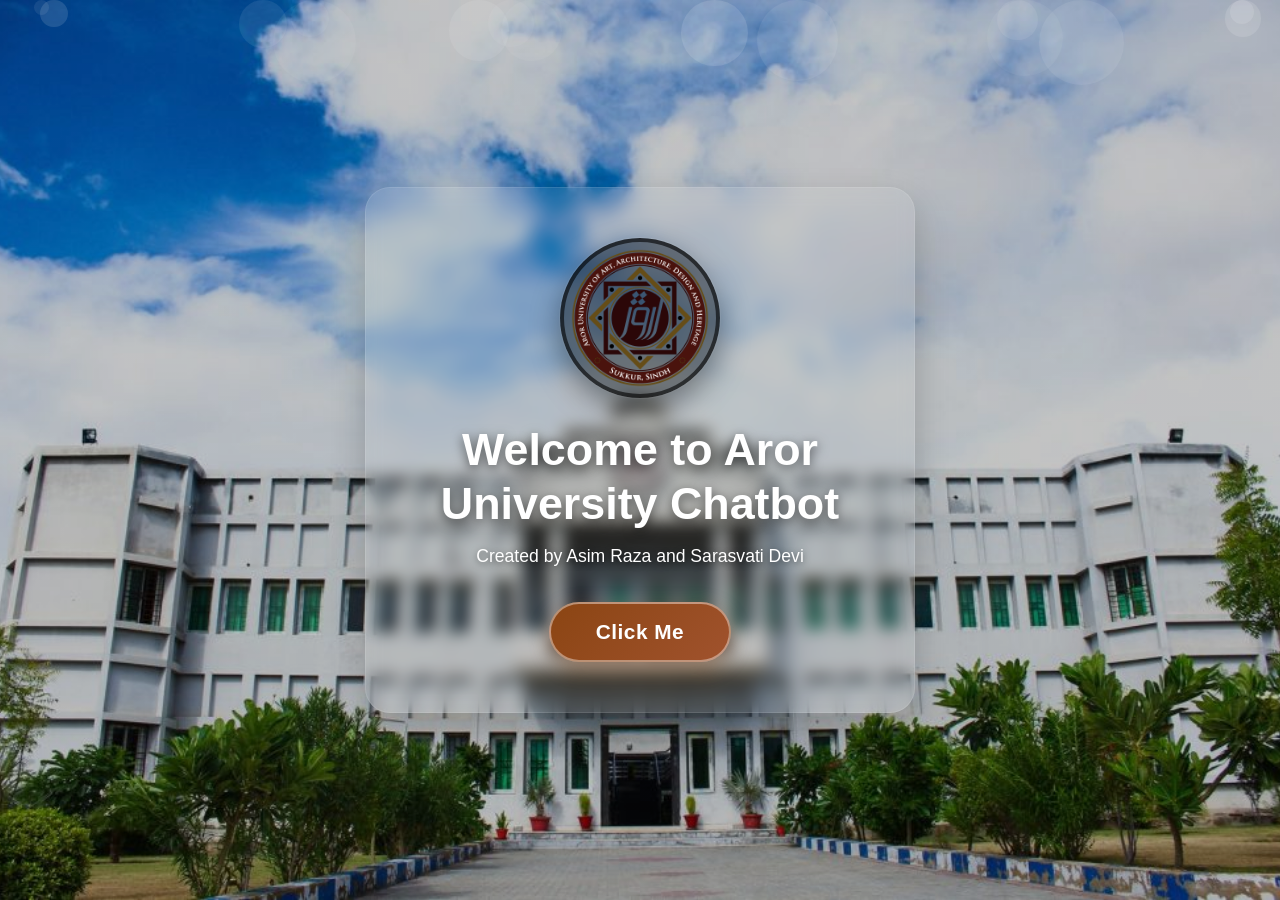
<file: static/index.html>
<!DOCTYPE html>
<html lang="en">
<head>
    <meta charset="UTF-8">
    <meta name="viewport" content="width=device-width, initial-scale=1.0">
    <title>Welcome to Aror University Chatbot</title>
    <style>
        * {
            margin: 0;
            padding: 0;
            box-sizing: border-box;
            font-family: 'Segoe UI', Tahoma, Geneva, Verdana, sans-serif;
        }

        body {
            background: linear-gradient(rgba(0, 0, 0, 0.15), rgba(0, 0, 0, 0.15)),
                         url('/static/admin.jpg') center/cover no-repeat;
            height: 100vh;
            display: flex;
            justify-content: center;
            align-items: center;
            overflow: hidden;
            position: relative;
        }

        /* Very light overlay for maximum background visibility */
        body::before {
            content: '';
            position: absolute;
            top: 0;
            left: 0;
            right: 0;
            bottom: 0;
            background: rgba(0, 0, 0, 0.1);
            z-index: -1;
        }

        .container {
            text-align: center;
            background-color: rgba(255, 255, 255, 0.08);
            backdrop-filter: blur(8px);
            padding: 50px 40px;
            border-radius: 25px;
            box-shadow: 0 15px 35px rgba(0, 0, 0, 0.2);
            max-width: 550px;
            width: 90%;
            animation: containerAppear 1.2s ease-out;
            position: relative;
            border: 1px solid rgba(255, 255, 255, 0.1);
        }

        @keyframes containerAppear {
            0% {
                opacity: 0;
                transform: translateY(60px) scale(0.9);
            }
            100% {
                opacity: 1;
                transform: translateY(0) scale(1);
            }
        }

        .university-logo {
            width: 160px;
            height: 160px;
            margin: 0 auto 25px;
            border-radius: 50%;
            display: flex;
            justify-content: center;
            align-items: center;
            background: rgba(0, 0, 0, 0.4);  /* Darker background */
            border: 4px solid rgba(0, 0, 0, 0.6);  /* Dark outline instead of white */
            box-shadow: 0 12px 30px rgba(0, 0, 0, 0.4),
                        0 0 0 1px rgba(255, 255, 255, 0.1);  /* Subtle inner glow */
            overflow: hidden;
            animation: logoFloat 3s ease-in-out infinite alternate;
        }

        @keyframes logoFloat {
            0% {
                transform: translateY(0px);
            }
            100% {
                transform: translateY(-8px);
            }
        }

        .university-logo img {
            width: 100%;
            height: 100%;
            object-fit: cover;
            border-radius: 50%;
            filter: brightness(0.95) contrast(1.1);  /* Slightly brighter for dark border */
        }

        h1 {
            color: white;
            font-size: 2.8rem;
            margin-bottom: 15px;
            text-shadow: 0 3px 12px rgba(0, 0, 0, 0.6);
            font-weight: 700;
            line-height: 1.2;
        }

        .creators {
            color: white;
            font-size: 1.1rem;
            margin-bottom: 35px;
            font-weight: 500;
            animation: fadeIn 2s ease-in;
            text-shadow: 0 2px 6px rgba(0, 0, 0, 0.5);
        }

        @keyframes fadeIn {
            0% { opacity: 0; }
            100% { opacity: 1; }
        }

        .btn {
            background: linear-gradient(135deg, #8B4513 0%, #A0522D 100%);
            border: none;
            padding: 16px 45px;
            font-size: 1.3rem;
            color: white;
            border-radius: 50px;
            cursor: pointer;
            transition: all 0.4s ease;
            box-shadow: 0 6px 20px rgba(139, 69, 19, 0.4);
            position: relative;
            overflow: hidden;
            font-weight: 600;
            letter-spacing: 0.5px;
            animation: pulse 2.5s infinite;
            border: 2px solid rgba(255, 255, 255, 0.4);
        }

        .btn:hover {
            transform: translateY(-4px) scale(1.03);
            box-shadow: 0 10px 25px rgba(139, 69, 19, 0.6);
            animation: none;
            border-color: rgba(255, 255, 255, 0.6);
        }

        .btn:active {
            transform: translateY(0) scale(1);
        }

        @keyframes pulse {
            0% {
                transform: scale(1);
                box-shadow: 0 6px 20px rgba(139, 69, 19, 0.4);
            }
            50% {
                transform: scale(1.03);
                box-shadow: 0 8px 22px rgba(139, 69, 19, 0.6);
            }
            100% {
                transform: scale(1);
                box-shadow: 0 6px 20px rgba(139, 69, 19, 0.4);
            }
        }

        .floating-elements {
            position: absolute;
            width: 100%;
            height: 100%;
            top: 0;
            left: 0;
            z-index: -1;
            pointer-events: none;
        }

        .floating-element {
            position: absolute;
            background-color: rgba(255, 255, 255, 0.08);
            border-radius: 50%;
            animation: float 20s infinite linear;
        }

        @keyframes float {
            0% {
                transform: translateY(0) rotate(0deg);
                opacity: 1;
            }
            100% {
                transform: translateY(-1200px) rotate(720deg);
                opacity: 0;
            }
        }

        @media (max-width: 768px) {
            .container {
                padding: 40px 30px;
            }

            h1 {
                font-size: 2.2rem;
            }

            .creators {
                font-size: 1rem;
            }

            .btn {
                padding: 14px 35px;
                font-size: 1.1rem;
            }

            .university-logo {
                width: 140px;
                height: 140px;
                border: 3px solid rgba(0, 0, 0, 0.6);  /* Dark outline for mobile */
            }
        }

        @media (max-width: 480px) {
            h1 {
                font-size: 1.8rem;
            }

            .container {
                padding: 30px 20px;
            }

            .university-logo {
                width: 130px;
                height: 130px;
                border: 3px solid rgba(0, 0, 0, 0.6);  /* Dark outline for small mobile */
            }
        }
    </style>
</head>
<body>
    <div class="floating-elements" id="floatingElements"></div>

    <div class="container">
        <!-- University Logo - Now with Dark Professional Outline -->
        <div class="university-logo">
            <img src="/static/aror_logo.png" alt="Aror University Logo">
        </div>

        <h1>Welcome to Aror University Chatbot</h1>
        <p class="creators">Created by Asim Raza and Sarasvati Devi</p>
        <button class="btn" onclick="navigateToFirstPage()">Click Me</button>
    </div>

    <script>
        // Create floating elements
        function createFloatingElements() {
            const container = document.getElementById('floatingElements');
            const colors = [
                'rgba(255,255,255,0.08)',
                'rgba(255,255,255,0.12)',
                'rgba(255,255,255,0.05)'
            ];

            for (let i = 0; i < 15; i++) {
                const element = document.createElement('div');
                element.classList.add('floating-element');

                // Random properties
                const size = Math.random() * 70 + 15;
                const color = colors[Math.floor(Math.random() * colors.length)];
                const left = Math.random() * 100;
                const animationDuration = Math.random() * 25 + 15;
                const animationDelay = Math.random() * 8;

                element.style.width = `${size}px`;
                element.style.height = `${size}px`;
                element.style.background = color;
                element.style.left = `${left}%`;
                element.style.animationDuration = `${animationDuration}s`;
                element.style.animationDelay = `${animationDelay}s`;

                container.appendChild(element);
            }
        }

        // Navigate to first page
        function navigateToFirstPage() {
            // Add transition effect before navigating
            document.querySelector('.container').style.animation = 'containerAppear 0.6s ease-in reverse forwards';

            setTimeout(() => {
                window.location.href = '/static/first_page.html';
            }, 600);
        }

        // Initialize floating elements when page loads
        window.onload = createFloatingElements;
    </script>
</body>
</html>
</file>
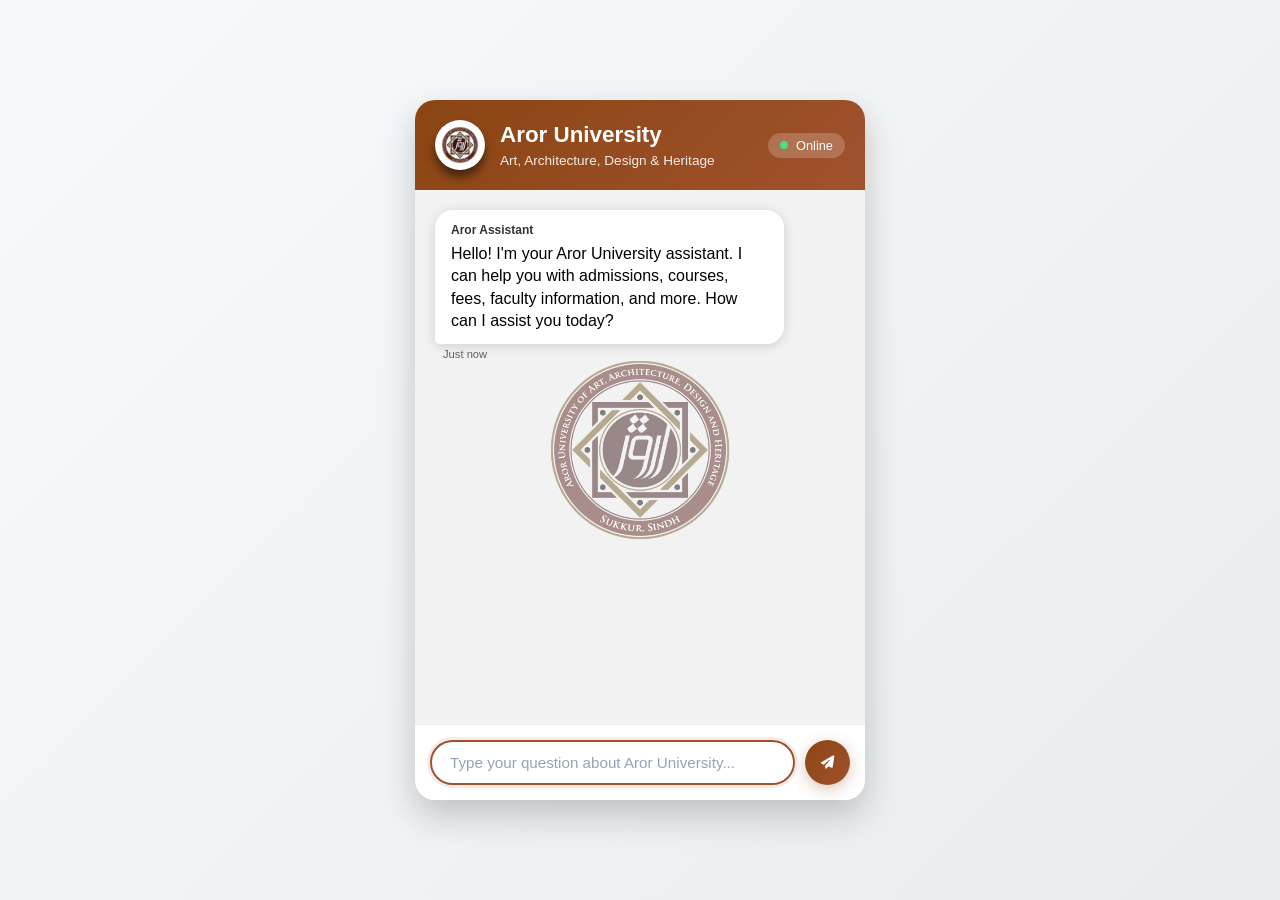
<file: static/first_page.html>
<!DOCTYPE html>
<html lang="en">
<head>
    <meta charset="UTF-8">
    <meta name="viewport" content="width=device-width, initial-scale=1.0">
    <title>Aror University Chatbot</title>

    <!-- ✅ Correct path for FastAPI static mount -->
    <link rel="stylesheet" href="/static/style.css">
    <link rel="stylesheet" href="https://cdnjs.cloudflare.com/ajax/libs/font-awesome/6.4.0/css/all.min.css">
</head>
<body>
    <div class="chat-container">
        <!-- Background Picture -->
        <div class="chat-background"></div>

        <!-- Header Section with University Logo -->
        <div class="chat-header">
            <div class="university-logo">
                <!-- ✅ Correct static path -->
                <img src="/static/aror_logo.png" alt="Aror University Logo">
            </div>
            <div class="header-text">
                <h1>Aror University</h1>
                <p>Art, Architecture, Design & Heritage</p>
            </div>
            <div class="status-indicator">
                <div class="status-dot"></div>
                <span>Online</span>
            </div>
        </div>

        <!-- Messages Container -->
        <div class="chat-messages" id="chat-messages">
            <div class="message bot-message">
                <div class="message-content">
                    <div class="message-sender">Aror Assistant</div>
                    Hello! I'm your Aror University assistant. I can help you with admissions, courses, fees, faculty information, and more. How can I assist you today?
                </div>
                <div class="message-time">Just now</div>
            </div>
        </div>

        <!-- Input Section -->
        <div class="chat-input">
            <div class="input-container">
                <input type="text" id="user-input" placeholder="Type your question about Aror University..." autocomplete="off">
                <button id="send-button" class="send-button">
                    <i class="fas fa-paper-plane"></i>
                </button>
            </div>
        </div>
    </div>

    <!-- ✅ Correct static path for JS -->
    <script src="/static/script.js"></script>
</body>
</html>
</file>
<file: static/style.css>
*{
    margin: 0;
    padding: 0;
    box-sizing: border-box;
    font-family: 'Segoe UI', Tahoma, Geneva, Verdana, sans-serif;
}

body {
    background: linear-gradient(135deg, #f8f9fa 0%, #e9ecef 100%);
    display: flex;
    justify-content: center;
    align-items: center;
    min-height: 100vh;
    padding: 20px;
}

.chat-container {
    width: 100%;
    max-width: 450px;
    background: white;
    border-radius: 20px;
    box-shadow: 0 15px 35px rgba(0, 0, 0, 0.2);
    overflow: hidden;
    display: flex;
    flex-direction: column;
    height: 85vh;
    max-height: 700px;
    position: relative;
}

/* Background Picture - DARKER VERSION */
/* Background Picture - EXTRA DARK VERSION */
.chat-background {
    position: absolute;
    top: 0;
    left: 0;
    right: 0;
    bottom: 0;
    background:
        url('aror_logo.png')
        center center
        no-repeat;
    background-size: 200px 200px;
    background-color: rgba(0, 0, 0, 0.1); /* Solid black overlay */
    opacity: 0.5;
    z-index: 0;
    pointer-events: none;
}

/* Header Styles */
.chat-header {
    background: linear-gradient(135deg, #8B4513 0%, #A0522D 100%);
    color: white;
    padding: 20px;
    display: flex;
    align-items: center;
    gap: 15px;
    position: relative;
    z-index: 3;
}

.university-logo {
    width: 50px;
    height: 50px;
    border-radius: 50%;
    display: flex;
    align-items: center;
    justify-content: center;
    overflow: hidden;
    background: white;
    padding: 5px;
    box-shadow: 0 7px 10px rgba(0.5, 0.5, 0.5, 0.5);
}

.university-logo img {
    width: 100%;
    height: 100%;
    object-fit: contain;
    border-radius: 50%;
}

.header-text {
    flex: 1;
}

.header-text h1 {
    font-size: 1.4rem;
    margin-bottom: 5px;
    font-weight: 700;
}

.header-text p {
    font-size: 0.85rem;
    opacity: 0.9;
}

.status-indicator {
    display: flex;
    align-items: center;
    gap: 8px;
    background: rgba(255, 255, 255, 0.2);
    padding: 5px 12px;
    border-radius: 20px;
    font-size: 0.8rem;
}

.status-dot {
    width: 8px;
    height: 8px;
    background: #4ade80;
    border-radius: 50%;
    animation: pulse 2s infinite;
}

@keyframes pulse {
    0%, 100% { opacity: 1; }
    50% { opacity: 0.5; }
}

/* Messages Container */
.chat-messages {
    flex: 1;
    padding: 20px;
    overflow-y: auto;
    background: transparent;
    display: flex;
    flex-direction: column;
    gap: 15px;
    position: relative;
    z-index: 1;
}

.message {
    max-width: 85%;
    padding: 0;
    position: relative;
    animation: fadeInUp 0.3s ease;
    z-index: 2;
}

@keyframes fadeInUp {
    from {
        opacity: 0;
        transform: translateY(10px);
    }
    to {
        opacity: 1;
        transform: translateY(0);
    }
}

.bot-message {
    align-self: flex-start;
}

.user-message {
    align-self: flex-end;
}

.message-content {
    padding: 12px 16px;
    border-radius: 18px;
    line-height: 1.4;
    position: relative;
    background: rgba(255, 255, 255, 0.95);
    backdrop-filter: blur(5px);
    box-shadow: 0 2px 12px rgba(0, 0, 0, 0.15);
    z-index: 2;
}

.bot-message .message-content {
    border-bottom-left-radius: 5px;
}

.user-message .message-content {
    background: linear-gradient(135deg, #8B4513 0%, #A0522D 100%);
    color: white;
    border-bottom-right-radius: 5px;
}

.message-sender {
    font-size: 0.75rem;
    font-weight: 600;
    margin-bottom: 4px;
    opacity: 0.8;
}

.message-time {
    font-size: 0.7rem;
    opacity: 0.6;
    margin-top: 4px;
    padding: 0 8px;
}

/* Typing Indicator */
.typing-indicator {
    display: flex;
    align-items: center;
    gap: 5px;
    padding: 12px 16px;
    background: rgba(255, 255, 255, 0.95);
    backdrop-filter: blur(5px);
    border-radius: 18px;
    border-bottom-left-radius: 5px;
    align-self: flex-start;
    max-width: 80px;
    box-shadow: 0 2px 12px rgba(0, 0, 0, 0.15);
    z-index: 2;
}

.typing-dot {
    width: 8px;
    height: 8px;
    border-radius: 50%;
    background-color: #8B4513;
    animation: typing 1.4s infinite ease-in-out;
}

.typing-dot:nth-child(1) { animation-delay: 0s; }
.typing-dot:nth-child(2) { animation-delay: 0.2s; }
.typing-dot:nth-child(3) { animation-delay: 0.4s; }

@keyframes typing {
    0%, 60%, 100% { transform: translateY(0); }
    30% { transform: translateY(-5px); }
}

/* Suggestions */
/* Suggestions - LIGHT/TRANSPARENT VERSION */
.suggestions {
    display: flex;
    flex-wrap: wrap;
    gap: 8px;
    padding: 15px;
    background: rgba(255, 255, 255, 0.7); /* More transparent */
    backdrop-filter: blur(10px); /* More blur */
    border-top: 1px solid rgba(226, 232, 240, 0.5); /* Lighter border */
    position: relative;
    z-index: 2;
}

.suggestion {
    background: rgba(255, 255, 255, 0.6); /* More transparent */
    border: 1.5px solid rgba(139, 69, 19, 0.7); /* Lighter border */
    color: #8B4513;
    padding: 8px 16px;
    border-radius: 20px;
    font-size: 0.8rem;
    cursor: pointer;
    transition: all 0.3s ease;
    font-weight: 500;
    backdrop-filter: blur(5px);
}

.suggestion:hover {
    background: rgba(139, 69, 19, 0.8); /* Semi-transparent on hover */
    color: white;
    transform: translateY(-2px);
    box-shadow: 0 4px 12px rgba(139, 69, 19, 0.3);
}

.suggestion:hover {
    background: #8B4513;
    color: white;
    transform: translateY(-2px);
    box-shadow: 0 4px 12px rgba(139, 69, 19, 0.3);
}

/* Input Section */
.chat-input {
    padding: 15px;
    background: rgba(255, 255, 255, 0.95);
    backdrop-filter: blur(5px);
    border-top: 1px solid rgba(226, 232, 240, 0.8);
    position: relative;
    z-index: 2;
}

.input-container {
    display: flex;
    gap: 10px;
    align-items: center;
}

#user-input {
    flex: 1;
    padding: 12px 18px;
    border: 2px solid #8B4513;
    border-radius: 25px;
    outline: none;
    background: rgba(255, 255, 255, 0.9);
    backdrop-filter: blur(5px);
    color: #2d3748;
    font-size: 0.95rem;
    transition: all 0.3s ease;
}

#user-input:focus {
    box-shadow: 0 0 0 3px rgba(139, 69, 19, 0.1);
    border-color: #A0522D;
    background: rgba(255, 255, 255, 0.95);
}

#user-input::placeholder {
    color: #94a3b8;
}

.send-button {
    background: linear-gradient(135deg, #8B4513 0%, #A0522D 100%);
    color: white;
    border: none;
    width: 45px;
    height: 45px;
    border-radius: 50%;
    display: flex;
    align-items: center;
    justify-content: center;
    cursor: pointer;
    transition: all 0.3s ease;
    box-shadow: 0 4px 15px rgba(139, 69, 19, 0.3);
}

.send-button:hover {
    transform: scale(1.05);
    box-shadow: 0 6px 20px rgba(139, 69, 19, 0.4);
}

.send-button:active {
    transform: scale(0.95);
}

.send-button:disabled {
    opacity: 0.6;
    cursor: not-allowed;
    transform: none;
}

/* Message Links */
.message-link {
    color: #8B4513;
    text-decoration: underline;
    word-break: break-all;
}

.user-message .message-link {
    color: rgba(255, 255, 255, 0.9);
}

/* Scrollbar Styling */
.chat-messages::-webkit-scrollbar {
    width: 6px;
}

.chat-messages::-webkit-scrollbar-track {
    background: rgba(241, 245, 249, 0.5);
}

.chat-messages::-webkit-scrollbar-thumb {
    background: rgba(203, 213, 225, 0.7);
    border-radius: 3px;
}

.chat-messages::-webkit-scrollbar-thumb:hover {
    background: rgba(148, 163, 184, 0.8);
}

/* Responsive Design */
@media (max-width: 480px) {
    body {
        padding: 10px;
    }

    .chat-container {
        height: 95vh;
        border-radius: 15px;
        max-height: none;
    }

    .chat-header {
        padding: 15px;
    }

    .header-text h1 {
        font-size: 1.2rem;
    }

    .header-text p {
        font-size: 0.8rem;
    }

    .message {
        max-width: 90%;
    }

    .suggestions {
        padding: 12px;
    }

    .suggestion {
        font-size: 0.75rem;
        padding: 6px 12px;
    }

    .chat-background {
        background-size: 150px 150px;
        opacity: 0.2;
    }

    #user-input {
        padding: 10px 16px;
        font-size: 0.9rem;
    }

    .send-button {
        width: 40px;
        height: 40px;
    }
}

@media (max-width: 360px) {
    .chat-background {
        background-size: 120px 120px;
    }

    .suggestions {
        gap: 6px;
    }

    .suggestion {
        padding: 5px 10px;
        font-size: 0.7rem;
    }
}
</file>
